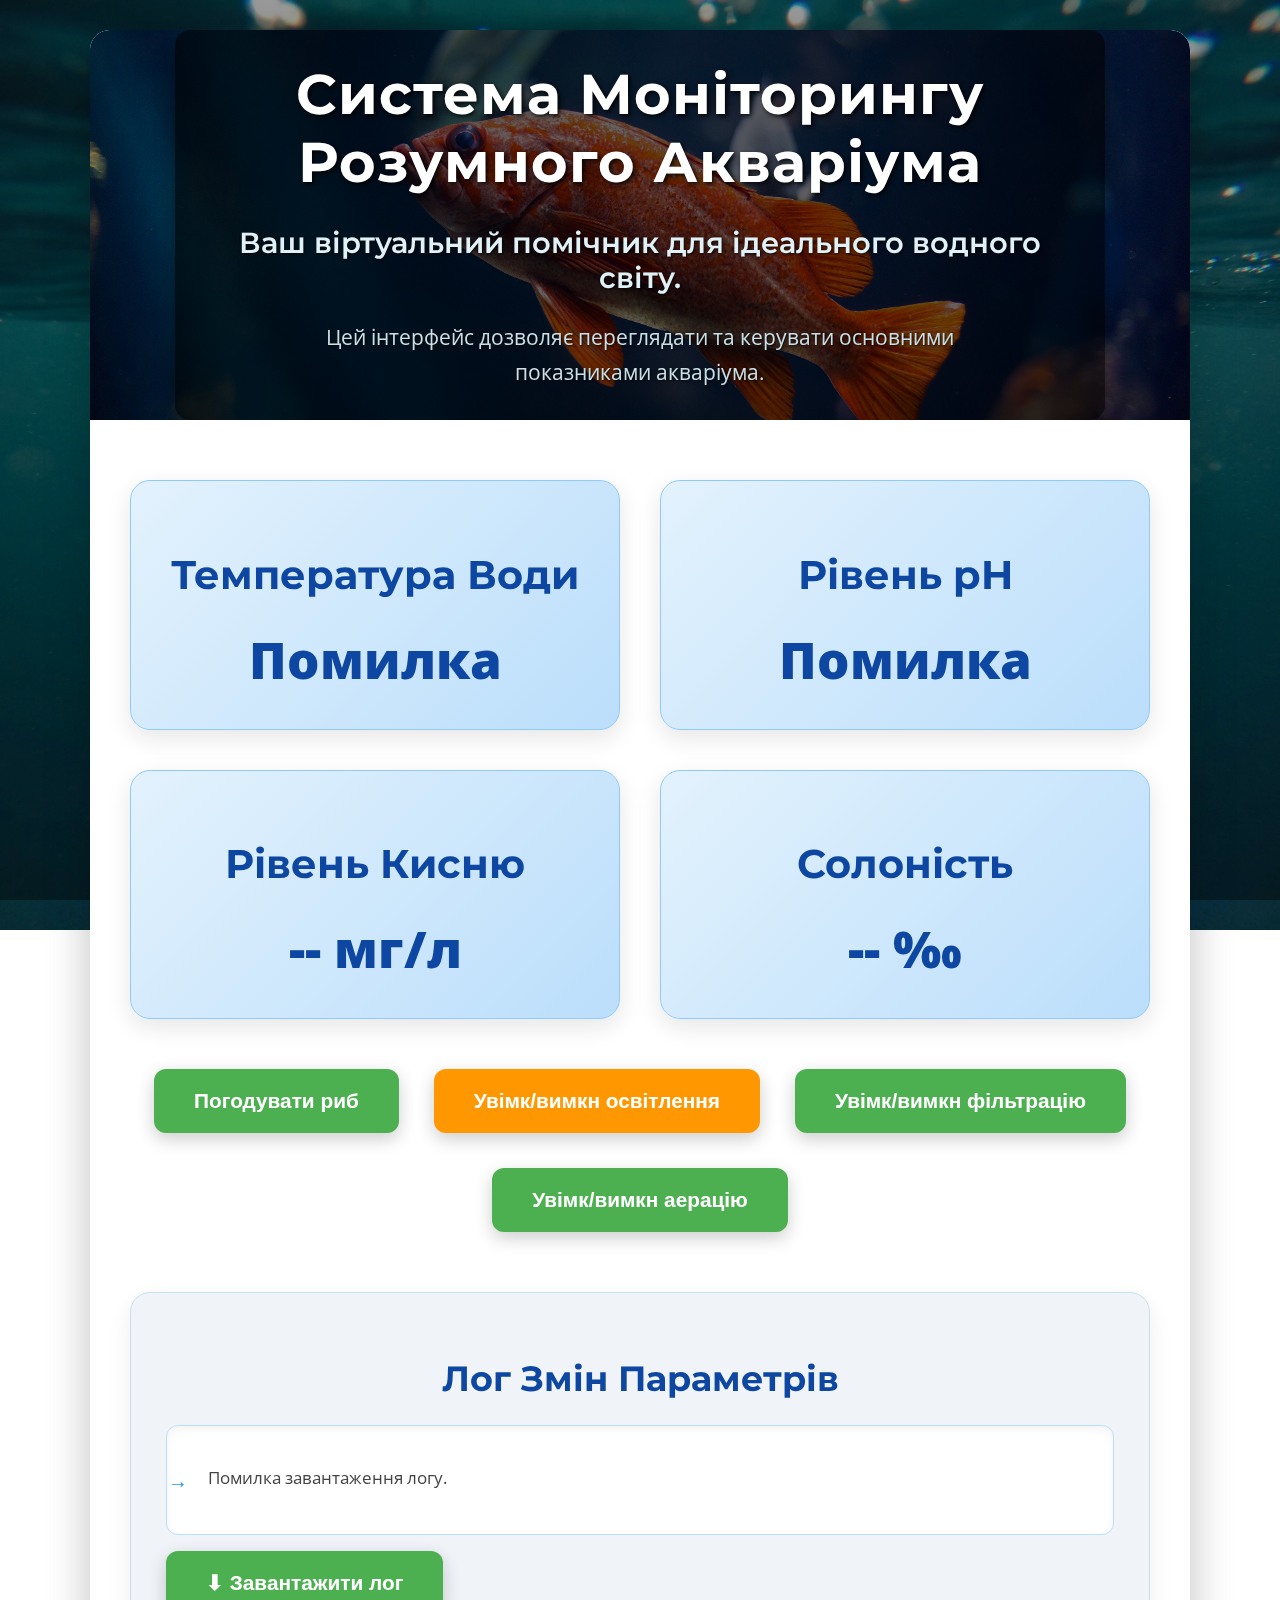
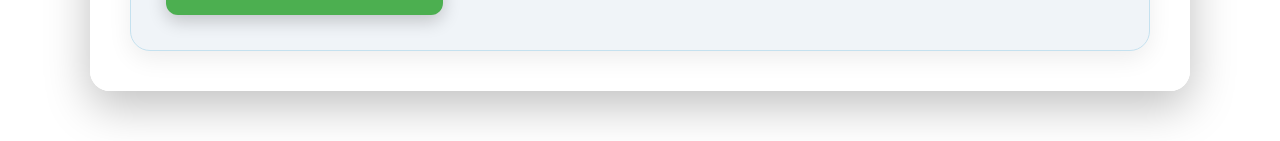
<file: index.html>
<!DOCTYPE html>
<html lang="uk">
<head>
    <meta charset="UTF-8">
    <meta name="viewport" content="width=device-width, initial-scale=1.0">
    <title>Розумний Акваріум - Головна</title>
    <link rel="icon" href="favicon.ico" type="image/x-icon"> <!-- Favicon -->
    <link rel="stylesheet" href="style.css">
    <link rel="preconnect" href="https://fonts.googleapis.com">
    <link rel="preconnect" href="https://fonts.gstatic.com" crossorigin>
    <link href="https://fonts.googleapis.com/css2?family=Montserrat:wght@400;700&family=Open+Sans:wght@400;600&display=swap" rel="stylesheet">
</head>
<body>
    <div class="container">
        <header class="main-header">
            <img src="aquarium-banner.jpg" alt="Красивий акваріум" class="header-image">
            <div class="header-content">
                <h1>Система Моніторингу Розумного Акваріума</h1>
                <p class="tagline">Ваш віртуальний помічник для ідеального водного світу.</p>
                <p class="description">Цей інтерфейс дозволяє переглядати та керувати основними показниками акваріума.</p>
            </div>
        </header>

        <main>
            <div class="dashboard">
                <div class="card">
                    <h2>Температура Води</h2>
                    <p id="temperature">-- °C</p>
                </div>
                <div class="card">
                    <h2>Рівень pH</h2>
                    <p id="ph">--</p>
                </div>
                <div class="card">
                    <h2>Рівень Кисню</h2>
                    <p id="oxygen">-- мг/л</p>
                </div>
                <div class="card">
                    <h2>Солоність</h2>
                    <p id="salinity">-- ‰</p>
                </div>
            </div>

            <div class="controls">
                <button id="feedButton">Погодувати риб</button>
                <button id="lightButton">Увімк/вимкн освітлення</button>
                <button id="filterButton">Увімк/вимкн фільтрацію</button>
                <button id="aerationButton">Увімк/вимкн аерацію</button>
            </div>

            <div class="log-section">
                <h2>Лог Змін Параметрів</h2>
                <ul id="logList">
                    <li>Лог завантажується...</li>
                </ul>
                <button id="downloadLogButton">⬇ Завантажити лог</button>
            </div>
        </main>
    </div>

    <script src="script.js">
document.addEventListener("DOMContentLoaded", () => {
    const logList = document.getElementById("logList");
    const temperature = document.getElementById("temperature");
    const ph = document.getElementById("ph");
    const oxygen = document.getElementById("oxygen");
    const salinity = document.getElementById("salinity");

    const feedButton = document.getElementById("feedButton");
    const lightButton = document.getElementById("lightButton");
    const filterButton = document.getElementById("filterButton");
    const aerationButton = document.getElementById("aerationButton");
    const downloadLogButton = document.getElementById("downloadLogButton");

    let logData = [];

    function addLogEntry(message) {
        const time = new Date().toLocaleTimeString();
        const logMessage = `[${time}] ${message}`;
        const li = document.createElement("li");
        li.textContent = logMessage;
        logList.prepend(li);
        logData.push(logMessage);
    }

    function simulateSensorData() {
        temperature.textContent = (20 + Math.random() * 6).toFixed(1) + " °C";
        ph.textContent = (6 + Math.random() * 2).toFixed(2);
        oxygen.textContent = (4 + Math.random() * 3).toFixed(2) + " мг/л";
        salinity.textContent = (30 + Math.random() * 5).toFixed(1) + " ‰";
    }

    setInterval(simulateSensorData, 5000);
    simulateSensorData();
    logList.innerHTML = "";

    feedButton.addEventListener("click", () => addLogEntry("Риб погодувано"));
    lightButton.addEventListener("click", () => addLogEntry("Освітлення перемкнено"));
    filterButton.addEventListener("click", () => addLogEntry("Фільтрація перемкнена"));
    aerationButton.addEventListener("click", () => addLogEntry("Аерація перемкнена"));

    downloadLogButton.addEventListener("click", () => {
        const blob = new Blob([logData.join('\n')], { type: "text/plain" });
        const url = URL.createObjectURL(blob);
        const a = document.createElement("a");
        a.href = url;
        a.download = "log_aquarium.txt";
        a.click();
        URL.revokeObjectURL(url);
    });
});



</script>
</body>
</html>
</file>
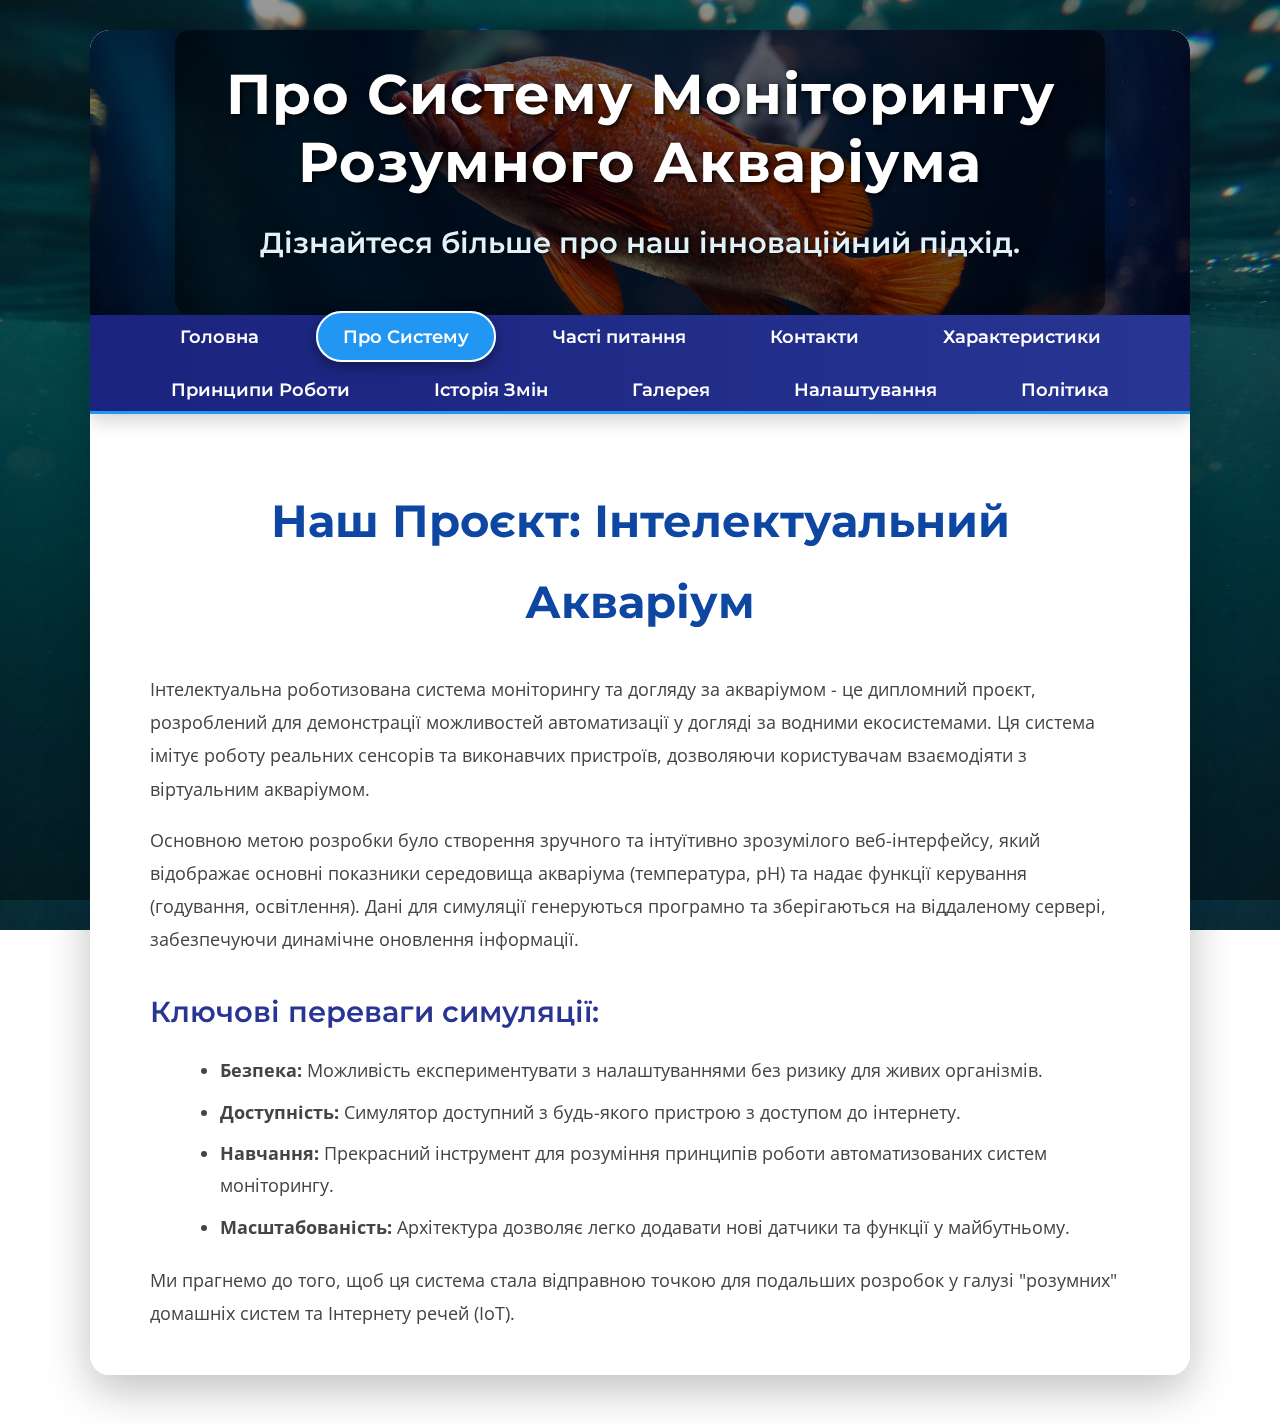
<file: about.html>
<!DOCTYPE html>
<html lang="uk">
<head>
    <meta charset="UTF-8">
    <meta name="viewport" content="width=device-width, initial-scale=1.0">
    <title>Розумний Акваріум - Про Систему</title>
    <link rel="stylesheet" href="style.css">
    <link rel="preconnect" href="https://fonts.googleapis.com">
    <link rel="preconnect" href="https://fonts.gstatic.com" crossorigin>
    <link href="https://fonts.googleapis.com/css2?family=Montserrat:wght@400;700&family=Open+Sans:wght@400;600&display=swap" rel="stylesheet">
</head>
<body>
    <div class="container">
        <header class="main-header">
            <img src="aquarium-banner.jpg" alt="Красивий акваріум" class="header-image">
            <div class="header-content">
                <h1>Про Систему Моніторингу Розумного Акваріума</h1>
                <p class="tagline">Дізнайтеся більше про наш інноваційний підхід.</p>
            </div>
        </header>

        <nav class="main-nav">
            <ul>
                <li><a href="index.html">Головна</a></li>
                <li><a href="about.html" class="active">Про Систему</a></li>
                <li><a href="faq.html">Часті питання</a></li>
                <li><a href="contacts.html">Контакти</a></li>
                <li><a href="specs.html">Характеристики</a></li>
                <li><a href="how-it-works.html">Принципи Роботи</a></li>
                <li><a href="history.html">Історія Змін</a></li>
                <li><a href="gallery.html">Галерея</a></li>
                <li><a href="settings.html">Налаштування</a></li>
                <li><a href="privacy.html">Політика</a></li>
            </ul>
        </nav>

        <main class="content-page">
            <h2>Наш Проєкт: Інтелектуальний Акваріум</h2>
            <p>
                Інтелектуальна роботизована система моніторингу та догляду за акваріумом - це дипломний проєкт, розроблений для демонстрації можливостей автоматизації у догляді за водними екосистемами. Ця система імітує роботу реальних сенсорів та виконавчих пристроїв, дозволяючи користувачам взаємодіяти з віртуальним акваріумом.
            </p>
            <p>
                Основною метою розробки було створення зручного та інтуїтивно зрозумілого веб-інтерфейсу, який відображає основні показники середовища акваріума (температура, pH) та надає функції керування (годування, освітлення). Дані для симуляції генеруються програмно та зберігаються на віддаленому сервері, забезпечуючи динамічне оновлення інформації.
            </p>
            <h3>Ключові переваги симуляції:</h3>
            <ul>
                <li><strong>Безпека:</strong> Можливість експериментувати з налаштуваннями без ризику для живих організмів.</li>
                <li><strong>Доступність:</strong> Симулятор доступний з будь-якого пристрою з доступом до інтернету.</li>
                <li><strong>Навчання:</strong> Прекрасний інструмент для розуміння принципів роботи автоматизованих систем моніторингу.</li>
                <li><strong>Масштабованість:</strong> Архітектура дозволяє легко додавати нові датчики та функції у майбутньому.</li>
            </ul>
            <p>
                Ми прагнемо до того, щоб ця система стала відправною точкою для подальших розробок у галузі "розумних" домашніх систем та Інтернету речей (IoT).
            </p>
        </main>
    </div>
</body>
</html>
</file>
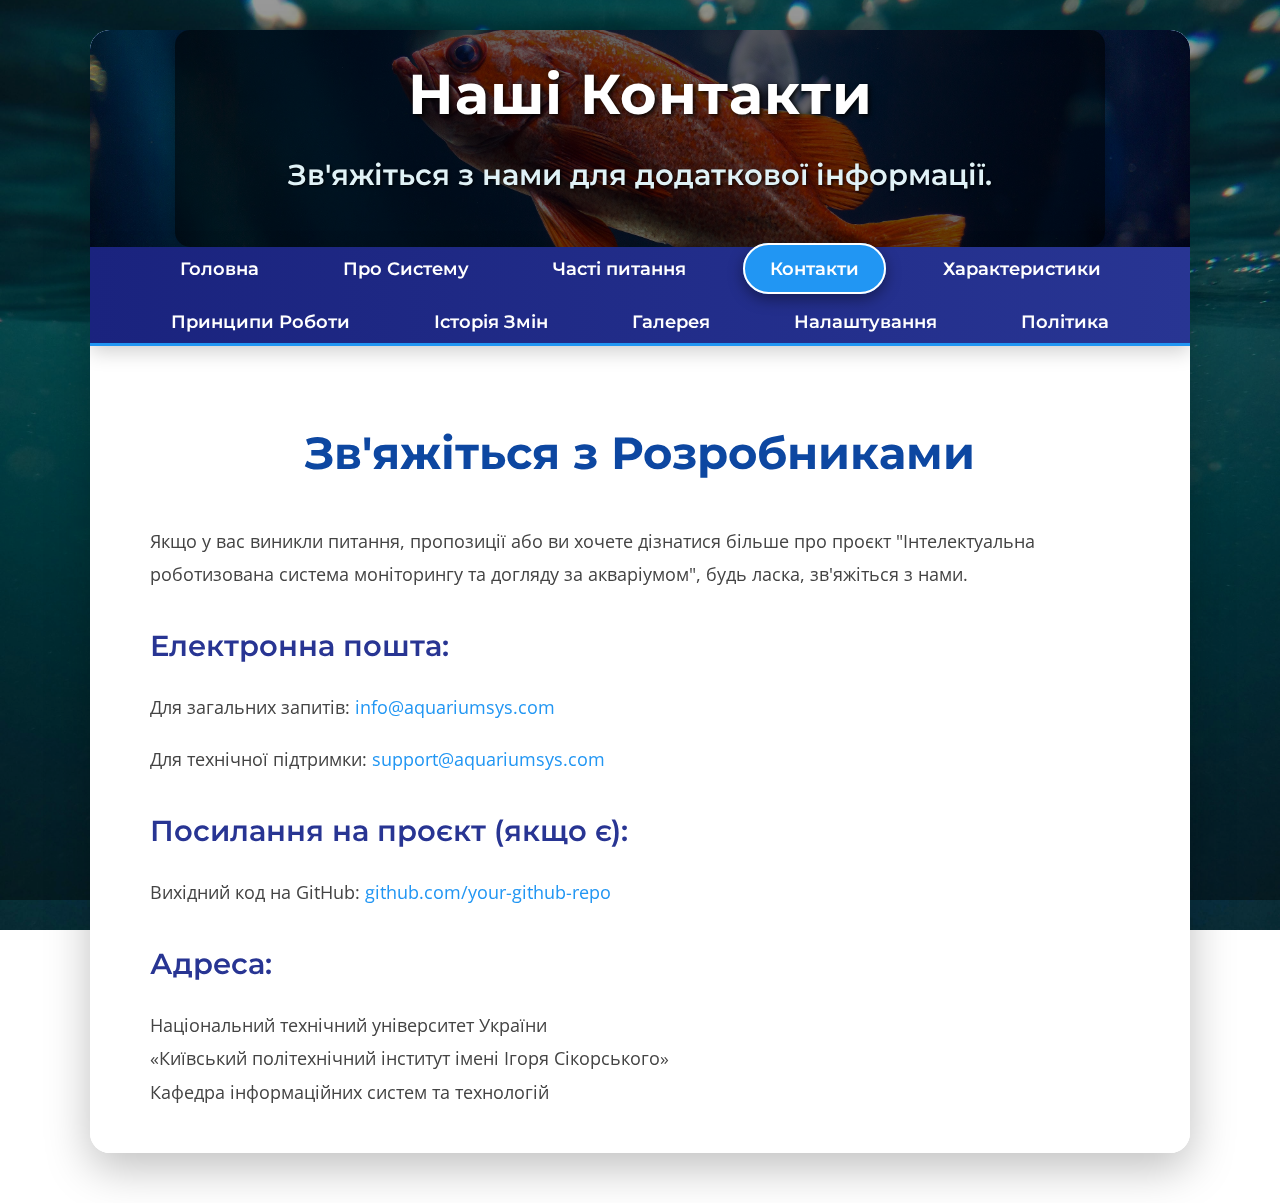
<file: contacts.html>
<!DOCTYPE html>
<html lang="uk">
<head>
    <meta charset="UTF-8">
    <meta name="viewport" content="width=device-width, initial-scale=1.0">
    <title>Розумний Акваріум - Контакти</title>
    <link rel="stylesheet" href="style.css">
    <link rel="preconnect" href="https://fonts.googleapis.com">
    <link rel="preconnect" href="https://fonts.gstatic.com" crossorigin>
    <link href="https://fonts.googleapis.com/css2?family=Montserrat:wght@400;700&family=Open+Sans:wght@400;600&display=swap" rel="stylesheet">
</head>
<body>
    <div class="container">
        <header class="main-header">
            <img src="aquarium-banner.jpg" alt="Красивий акваріум" class="header-image">
            <div class="header-content">
                <h1>Наші Контакти</h1>
                <p class="tagline">Зв'яжіться з нами для додаткової інформації.</p>
            </div>
        </header>

        <nav class="main-nav">
            <ul>
                <li><a href="index.html">Головна</a></li>
                <li><a href="about.html">Про Систему</a></li>
                <li><a href="faq.html">Часті питання</a></li>
                <li><a href="contacts.html" class="active">Контакти</a></li>
                <li><a href="specs.html">Характеристики</a></li>
                <li><a href="how-it-works.html">Принципи Роботи</a></li>
                <li><a href="history.html">Історія Змін</a></li>
                <li><a href="gallery.html">Галерея</a></li>
                <li><a href="settings.html">Налаштування</a></li>
                <li><a href="privacy.html">Політика</a></li>
            </ul>
        </nav>

        <main class="content-page">
            <h2>Зв'яжіться з Розробниками</h2>
            <p>
                Якщо у вас виникли питання, пропозиції або ви хочете дізнатися більше про проєкт "Інтелектуальна роботизована система моніторингу та догляду за акваріумом", будь ласка, зв'яжіться з нами.
            </p>
            <h3>Електронна пошта:</h3>
            <p>
                Для загальних запитів: <a href="mailto:info@aquariumsys.com" style="color: #2196f3; text-decoration: none;">info@aquariumsys.com</a>
            </p>
            <p>
                Для технічної підтримки: <a href="mailto:support@aquariumsys.com" style="color: #2196f3; text-decoration: none;">support@aquariumsys.com</a>
            </p>
            <h3>Посилання на проєкт (якщо є):</h3>
            <p>
                Вихідний код на GitHub: <a href="https://github.com/your-github-repo" target="_blank" style="color: #2196f3; text-decoration: none;">github.com/your-github-repo</a>
            </p>
            <h3>Адреса:</h3>
            <p>
                Національний технічний університет України<br>
                «Київський політехнічний інститут імені Ігоря Сікорського»<br>
                Кафедра інформаційних систем та технологій
            </p>
        </main>
    </div>
</body>
</html>
</file>
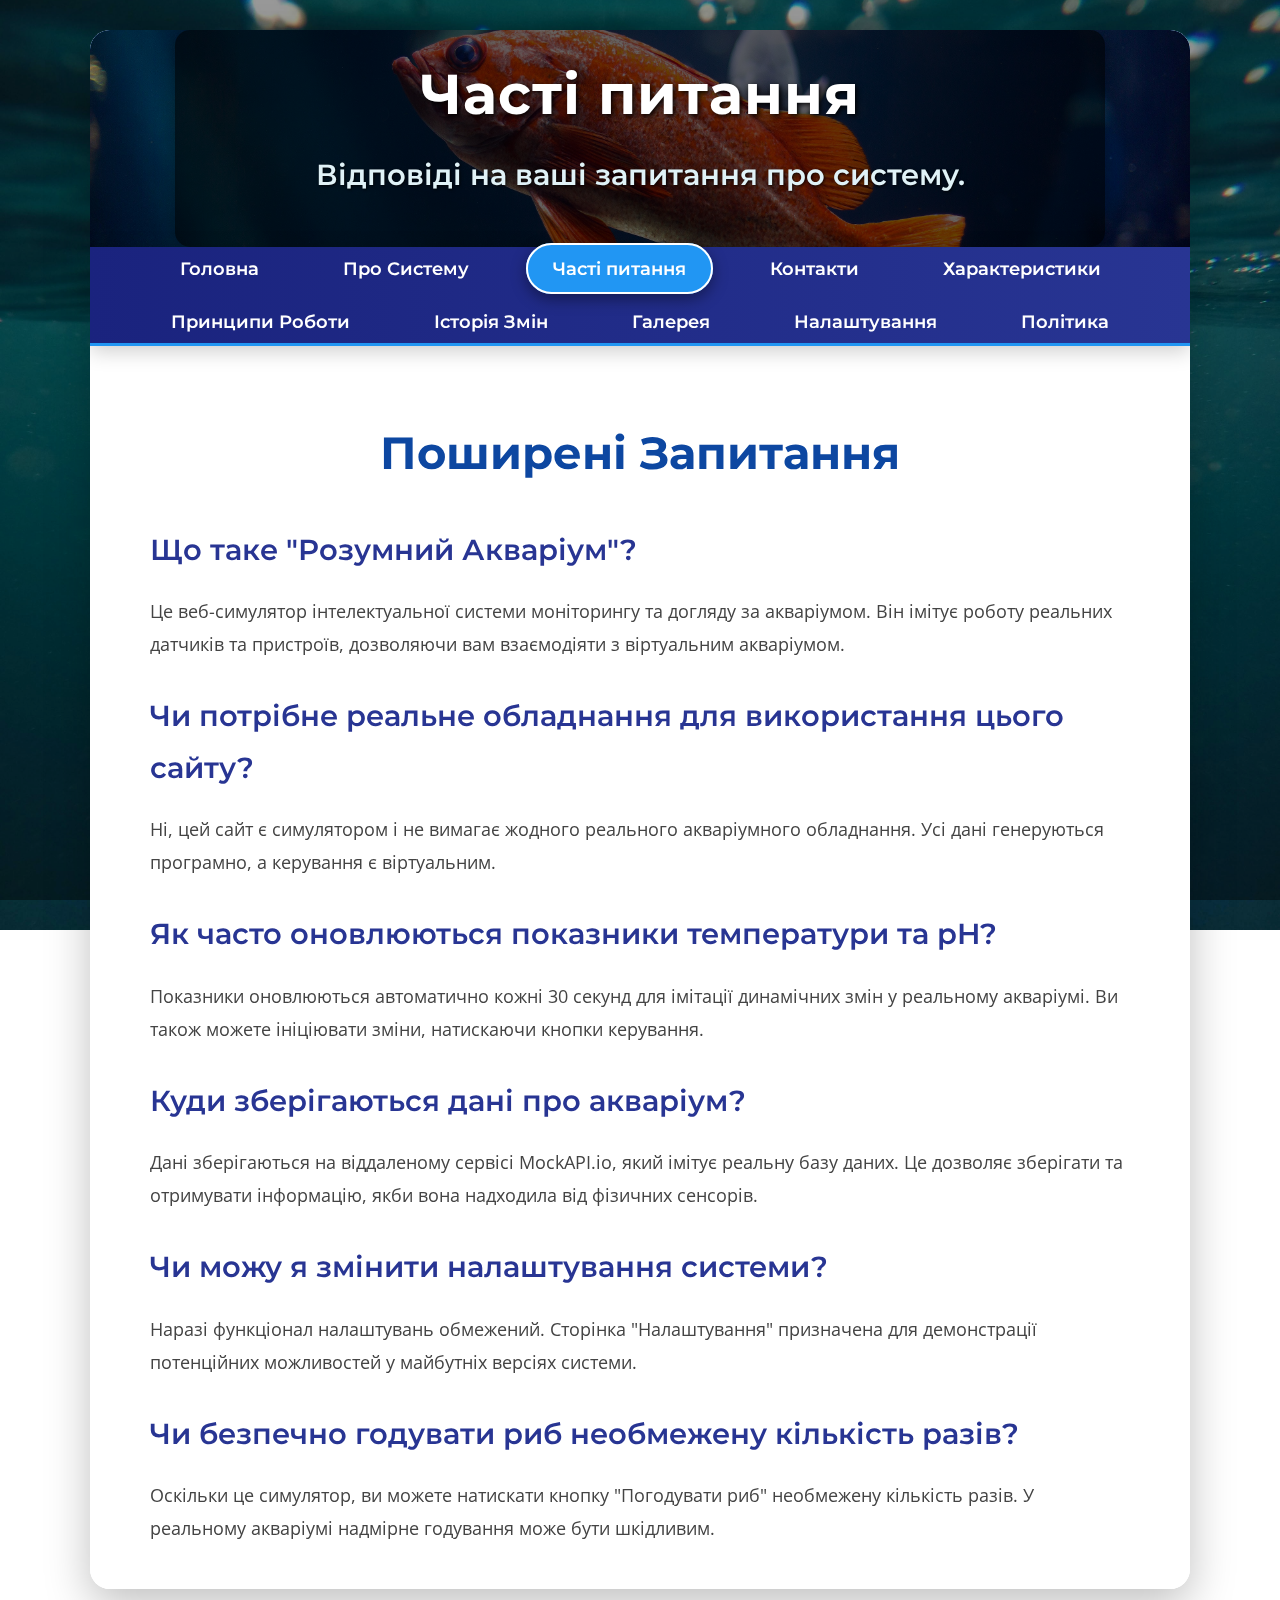
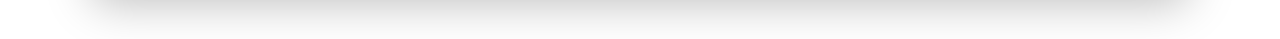
<file: faq.html>
<!DOCTYPE html>
<html lang="uk">
<head>
    <meta charset="UTF-8">
    <meta name="viewport" content="width=device-width, initial-scale=1.0">
    <title>Розумний Акваріум - Часті питання</title>
    <link rel="stylesheet" href="style.css">
    <link rel="preconnect" href="https://fonts.googleapis.com">
    <link rel="preconnect" href="https://fonts.gstatic.com" crossorigin>
    <link href="https://fonts.googleapis.com/css2?family=Montserrat:wght@400;700&family=Open+Sans:wght@400;600&display=swap" rel="stylesheet">
</head>
<body>
    <div class="container">
        <header class="main-header">
            <img src="aquarium-banner.jpg" alt="Красивий акваріум" class="header-image">
            <div class="header-content">
                <h1>Часті питання</h1>
                <p class="tagline">Відповіді на ваші запитання про систему.</p>
            </div>
        </header>

        <nav class="main-nav">
            <ul>
                <li><a href="index.html">Головна</a></li>
                <li><a href="about.html">Про Систему</a></li>
                <li><a href="faq.html" class="active">Часті питання</a></li>
                <li><a href="contacts.html">Контакти</a></li>
                <li><a href="specs.html">Характеристики</a></li>
                <li><a href="how-it-works.html">Принципи Роботи</a></li>
                <li><a href="history.html">Історія Змін</a></li>
                <li><a href="gallery.html">Галерея</a></li>
                <li><a href="settings.html">Налаштування</a></li>
                <li><a href="privacy.html">Політика</a></li>
            </ul>
        </nav>

        <main class="content-page">
            <h2>Поширені Запитання</h2>

            <h3>Що таке "Розумний Акваріум"?</h3>
            <p>
                Це веб-симулятор інтелектуальної системи моніторингу та догляду за акваріумом. Він імітує роботу реальних датчиків та пристроїв, дозволяючи вам взаємодіяти з віртуальним акваріумом.
            </p>

            <h3>Чи потрібне реальне обладнання для використання цього сайту?</h3>
            <p>
                Ні, цей сайт є симулятором і не вимагає жодного реального акваріумного обладнання. Усі дані генеруються програмно, а керування є віртуальним.
            </p>

            <h3>Як часто оновлюються показники температури та pH?</h3>
            <p>
                Показники оновлюються автоматично кожні 30 секунд для імітації динамічних змін у реальному акваріумі. Ви також можете ініціювати зміни, натискаючи кнопки керування.
            </p>

            <h3>Куди зберігаються дані про акваріум?</h3>
            <p>
                Дані зберігаються на віддаленому сервісі MockAPI.io, який імітує реальну базу даних. Це дозволяє зберігати та отримувати інформацію, якби вона надходила від фізичних сенсорів.
            </p>

            <h3>Чи можу я змінити налаштування системи?</h3>
            <p>
                Наразі функціонал налаштувань обмежений. Сторінка "Налаштування" призначена для демонстрації потенційних можливостей у майбутніх версіях системи.
            </p>

            <h3>Чи безпечно годувати риб необмежену кількість разів?</h3>
            <p>
                Оскільки це симулятор, ви можете натискати кнопку "Погодувати риб" необмежену кількість разів. У реальному акваріумі надмірне годування може бути шкідливим.
            </p>
        </main>
    </div>
</body>
</html>
</file>
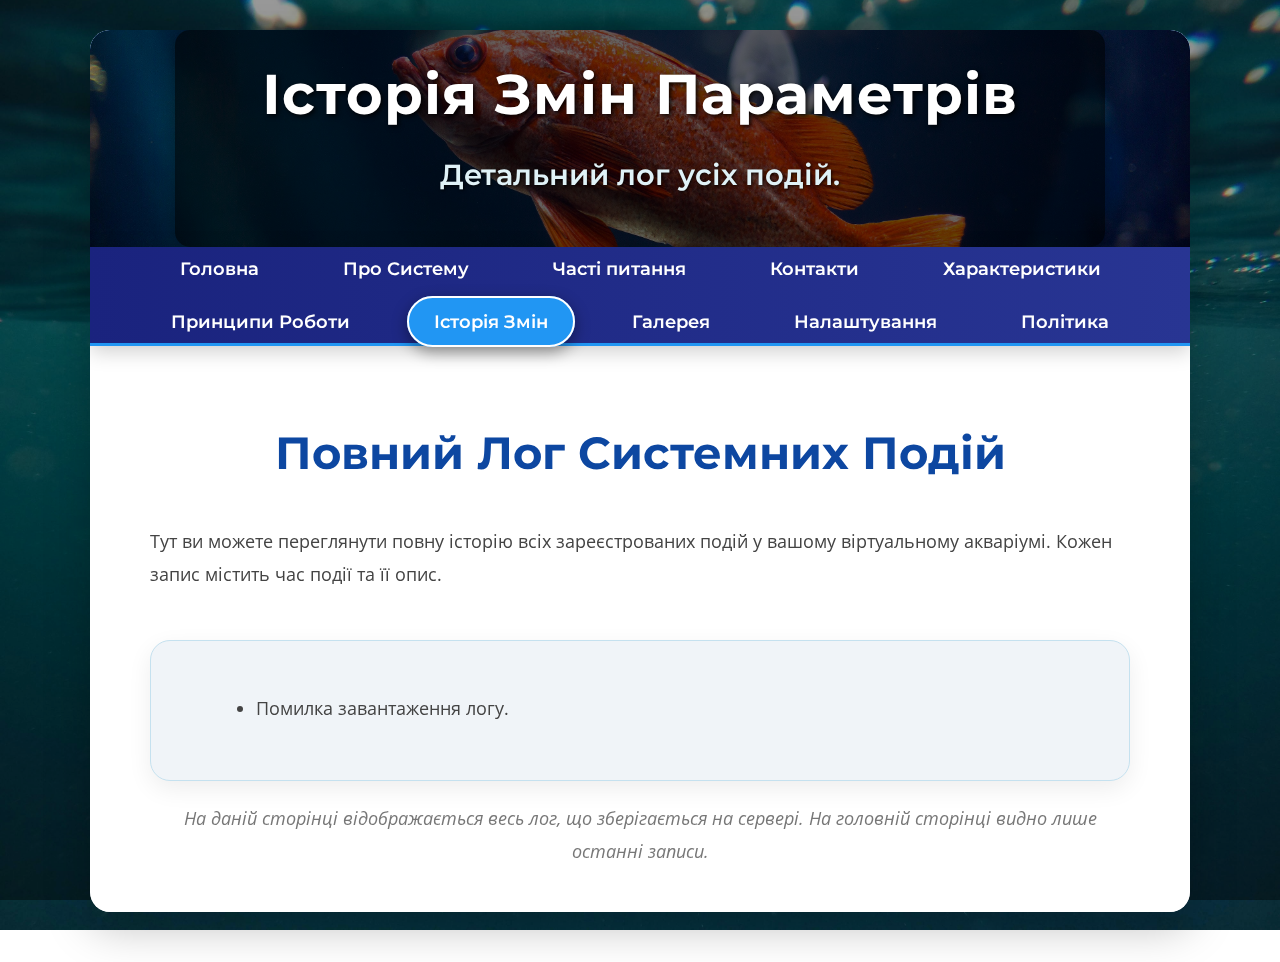
<file: history.html>
<!DOCTYPE html>
<html lang="uk">
<head>
    <meta charset="UTF-8">
    <meta name="viewport" content="width=device-width, initial-scale=1.0">
    <title>Розумний Акваріум - Історія Змін</title>
    <link rel="stylesheet" href="style.css">
    <link rel="preconnect" href="https://fonts.googleapis.com">
    <link rel="preconnect" href="https://fonts.gstatic.com" crossorigin>
    <link href="https://fonts.googleapis.com/css2?family=Montserrat:wght@400;700&family=Open+Sans:wght@400;600&display=swap" rel="stylesheet">
</head>
<body>
    <div class="container">
        <header class="main-header">
            <img src="aquarium-banner.jpg" alt="Красивий акваріум" class="header-image">
            <div class="header-content">
                <h1>Історія Змін Параметрів</h1>
                <p class="tagline">Детальний лог усіх подій.</p>
            </div>
        </header>

        <nav class="main-nav">
            <ul>
                <li><a href="index.html">Головна</a></li>
                <li><a href="about.html">Про Систему</a></li>
                <li><a href="faq.html">Часті питання</a></li>
                <li><a href="contacts.html">Контакти</a></li>
                <li><a href="specs.html">Характеристики</a></li>
                <li><a href="how-it-works.html">Принципи Роботи</a></li>
                <li><a href="history.html" class="active">Історія Змін</a></li>
                <li><a href="gallery.html">Галерея</a></li>
                <li><a href="settings.html">Налаштування</a></li>
                <li><a href="privacy.html">Політика</a></li>
            </ul>
        </nav>

        <main class="content-page">
            <h2>Повний Лог Системних Подій</h2>
            <p>
                Тут ви можете переглянути повну історію всіх зареєстрованих подій у вашому віртуальному акваріумі. Кожен запис містить час події та її опис.
            </p>
            <div class="log-section">
                <ul id="fullLogList">
                    <li>Завантаження повної історії...</li>
                    </ul>
            </div>
            <p style="text-align: center; margin-top: 20px; font-style: italic; color: #777;">
                На даній сторінці відображається весь лог, що зберігається на сервері. На головній сторінці видно лише останні записи.
            </p>
        </main>
    </div>

    <script>
        const MOCKAPI_URL_HISTORY = 'https://684938b045f4c0f5ee707ebf.mockapi.io/aquarium_data';
        const fullLogList = document.getElementById('fullLogList');

        async function fetchFullLog() {
            try {
                const response = await fetch(MOCKAPI_URL_HISTORY);
                if (!response.ok) {
                    throw new Error(`HTTP error! status: ${response.status}`);
                }
                const data = await response.json();
                const aquariumData = data[0];

                fullLogList.innerHTML = '';

                if (aquariumData && aquariumData.log && aquariumData.log.length > 0) {
                    aquariumData.log.reverse().forEach(entry => {
                        const li = document.createElement('li');
                        li.textContent = entry;
                        fullLogList.appendChild(li);
                    });
                } else {
                    fullLogList.innerHTML = '<li>Лог поки що порожній.</li>';
                }
            } catch (error) {
                console.error("Помилка завантаження повного логу:", error);
                fullLogList.innerHTML = '<li>Помилка завантаження логу.</li>';
            }
        }

        document.addEventListener('DOMContentLoaded', fetchFullLog);
    </script>
</body>
</html>
</file>
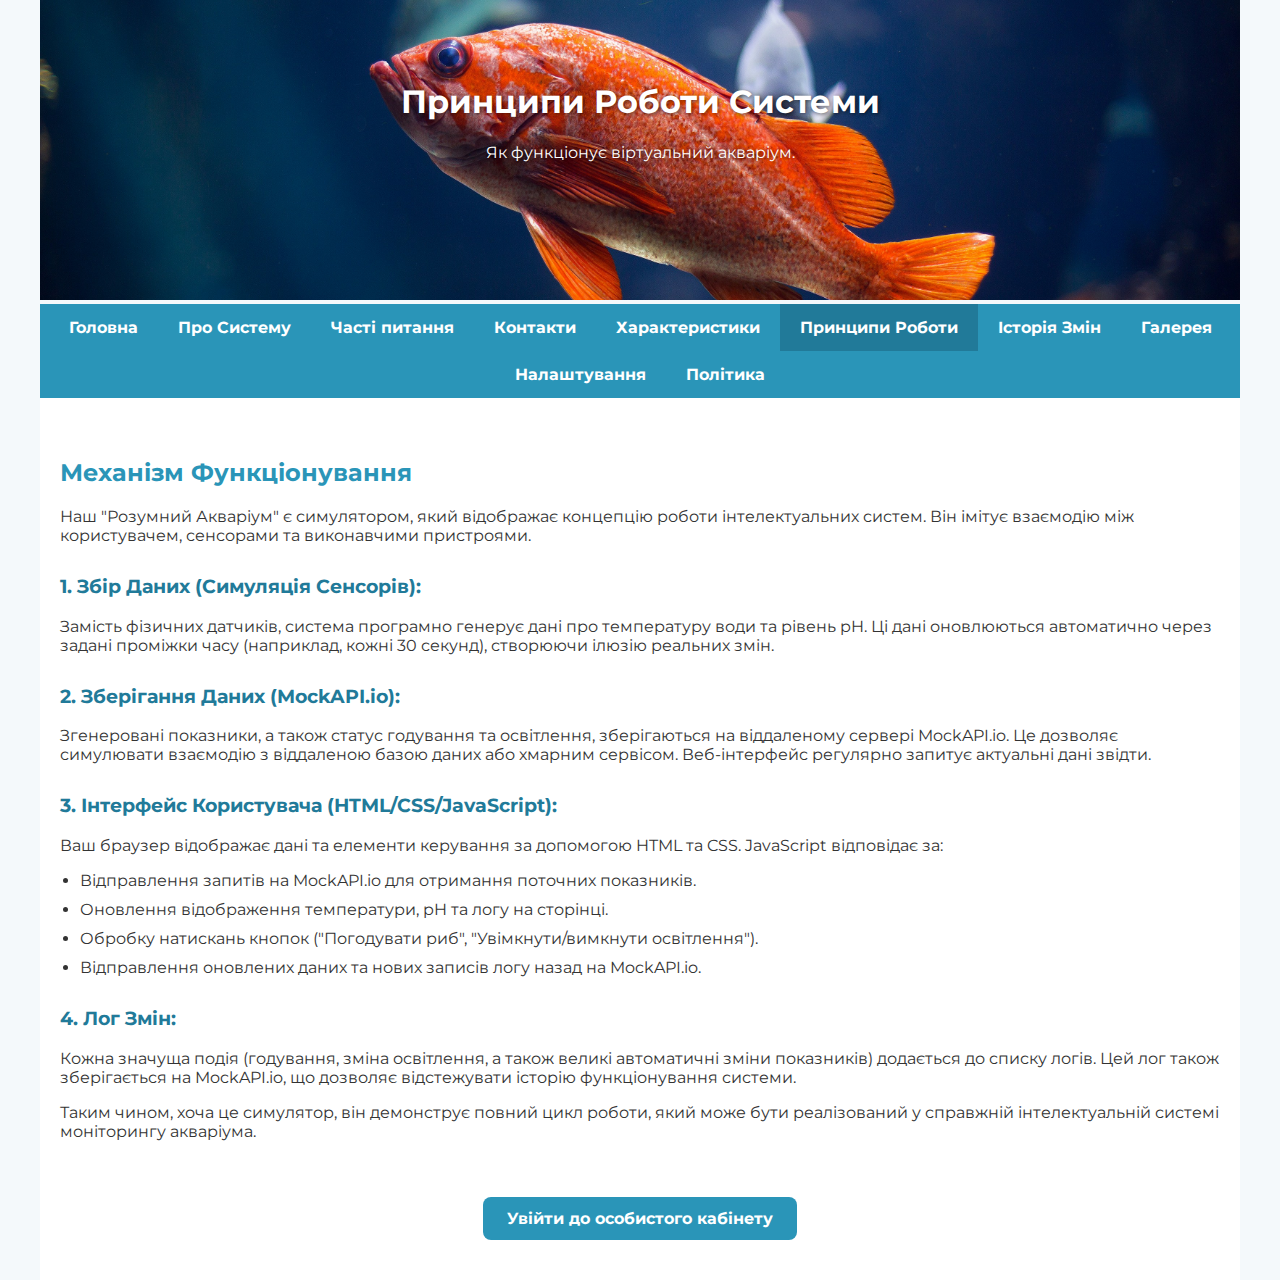
<file: how-it-works.html>
<!DOCTYPE html>
<html lang="uk">
<head>
    <meta charset="UTF-8">
    <meta name="viewport" content="width=device-width, initial-scale=1.0">
    <title>Розумний Акваріум - Принципи Роботи</title>
    <link rel="preconnect" href="https://fonts.googleapis.com">
    <link rel="preconnect" href="https://fonts.gstatic.com" crossorigin>
    <link href="https://fonts.googleapis.com/css2?family=Montserrat:wght@400;700&family=Open+Sans:wght@400;600&display=swap" rel="stylesheet">
    <style>
        body {
            font-family: 'Montserrat', sans-serif;
            margin: 0;
            background-color: #f4f9fb;
            color: #333;
        }

        .container {
            max-width: 1200px;
            margin: 0 auto;
        }

        .main-header {
            position: relative;
            text-align: center;
        }

        .header-image {
            width: 100%;
            max-height: 300px;
            object-fit: cover;
        }

        .header-content {
            position: absolute;
            top: 20%;
            left: 50%;
            transform: translateX(-50%);
            color: white;
            text-shadow: 1px 1px 4px rgba(0,0,0,0.6);
        }

        .main-nav {
            background-color: #2a95b8;
        }

        .main-nav ul {
            list-style: none;
            display: flex;
            flex-wrap: wrap;
            justify-content: center;
            margin: 0;
            padding: 0;
        }

        .main-nav li {
            margin: 0;
        }

        .main-nav a {
            display: block;
            padding: 14px 20px;
            color: white;
            text-decoration: none;
            font-weight: bold;
        }

        .main-nav a:hover,
        .main-nav a.active {
            background-color: #217a99;
        }

        .content-page {
            padding: 40px 20px;
            background-color: white;
        }

        .content-page h2 {
            color: #2a95b8;
        }

        .content-page h3 {
            margin-top: 30px;
            color: #217a99;
        }

        .content-page ul {
            padding-left: 20px;
        }

        .content-page ul li {
            margin-bottom: 10px;
        }

        .login-button {
            display: inline-block;
            margin-top: 40px;
            padding: 12px 24px;
            background-color: #2a95b8;
            color: #fff;
            text-decoration: none;
            font-weight: bold;
            border-radius: 8px;
            transition: background-color 0.3s ease;
        }

        .login-button:hover {
            background-color: #217a99;
        }

        @media (max-width: 768px) {
            .header-content {
                top: 10%;
            }

            .main-nav ul {
                flex-direction: column;
            }
        }
    </style>
</head>
<body>
    <div class="container">
        <header class="main-header">
            <img src="aquarium-banner.jpg" alt="Красивий акваріум" class="header-image">
            <div class="header-content">
                <h1>Принципи Роботи Системи</h1>
                <p class="tagline">Як функціонує віртуальний акваріум.</p>
            </div>
        </header>

        <nav class="main-nav">
            <ul>
                <li><a href="index.html">Головна</a></li>
                <li><a href="about.html">Про Систему</a></li>
                <li><a href="faq.html">Часті питання</a></li>
                <li><a href="contacts.html">Контакти</a></li>
                <li><a href="specs.html">Характеристики</a></li>
                <li><a href="how-it-works.html" class="active">Принципи Роботи</a></li>
                <li><a href="history.html">Історія Змін</a></li>
                <li><a href="gallery.html">Галерея</a></li>
                <li><a href="settings.html">Налаштування</a></li>
                <li><a href="privacy.html">Політика</a></li>
            </ul>
        </nav>

        <main class="content-page">
            <h2>Механізм Функціонування</h2>
            <p>
                Наш "Розумний Акваріум" є симулятором, який відображає концепцію роботи інтелектуальних систем. Він імітує взаємодію між користувачем, сенсорами та виконавчими пристроями.
            </p>

            <h3>1. Збір Даних (Симуляція Сенсорів):</h3>
            <p>
                Замість фізичних датчиків, система програмно генерує дані про температуру води та рівень pH. Ці дані оновлюються автоматично через задані проміжки часу (наприклад, кожні 30 секунд), створюючи ілюзію реальних змін.
            </p>

            <h3>2. Зберігання Даних (MockAPI.io):</h3>
            <p>
                Згенеровані показники, а також статус годування та освітлення, зберігаються на віддаленому сервері MockAPI.io. Це дозволяє симулювати взаємодію з віддаленою базою даних або хмарним сервісом. Веб-інтерфейс регулярно запитує актуальні дані звідти.
            </p>

            <h3>3. Інтерфейс Користувача (HTML/CSS/JavaScript):</h3>
            <p>
                Ваш браузер відображає дані та елементи керування за допомогою HTML та CSS. JavaScript відповідає за:
            </p>
            <ul>
                <li>Відправлення запитів на MockAPI.io для отримання поточних показників.</li>
                <li>Оновлення відображення температури, pH та логу на сторінці.</li>
                <li>Обробку натискань кнопок ("Погодувати риб", "Увімкнути/вимкнути освітлення").</li>
                <li>Відправлення оновлених даних та нових записів логу назад на MockAPI.io.</li>
            </ul>

            <h3>4. Лог Змін:</h3>
            <p>
                Кожна значуща подія (годування, зміна освітлення, а також великі автоматичні зміни показників) додається до списку логів. Цей лог також зберігається на MockAPI.io, що дозволяє відстежувати історію функціонування системи.
            </p>

            <p>
                Таким чином, хоча це симулятор, він демонструє повний цикл роботи, який може бути реалізований у справжній інтелектуальній системі моніторингу акваріума.
            </p>

            <div style="text-align: center;">
                <a href="auth.html" class="login-button">Увійти до особистого кабінету</a>
            </div>
        </main>
    </div>
</body>
</html>
</file>
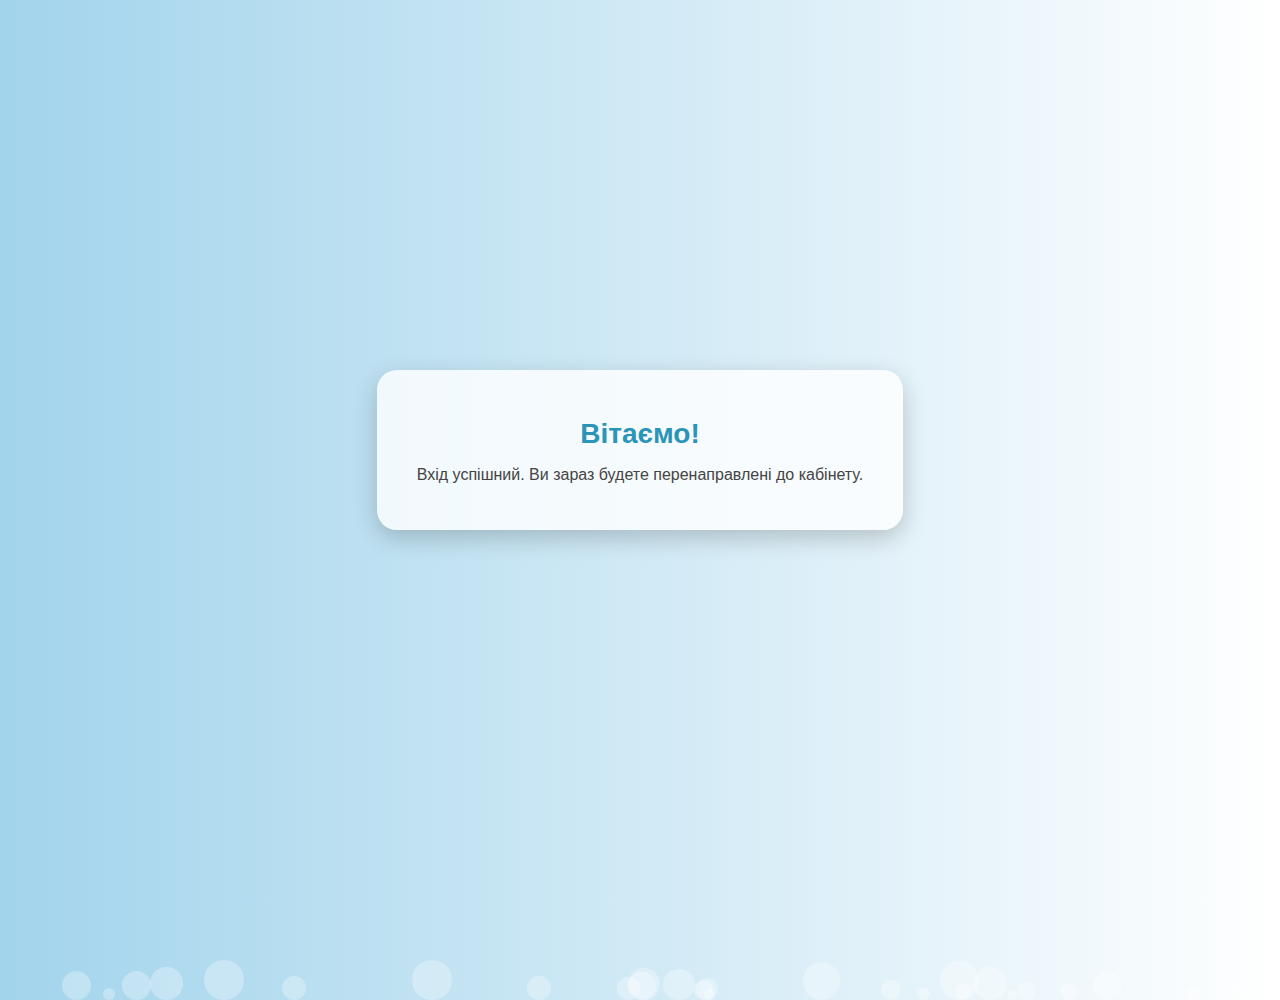
<file: loading.html>
<!DOCTYPE html>
<html lang="uk">
<head>
  <meta charset="UTF-8" />
  <meta name="viewport" content="width=device-width, initial-scale=1.0"/>
  <title>Вхід успішний — Розумний Акваріум</title>
  <link rel="icon" href="https://cdn-icons-png.freepik.com/512/18284/18284610.png" type="image/png">
  <style>
    body {
      margin: 0;
      height: 100vh;
      background: linear-gradient(to right, #a2d4ec, #ffffff);
      display: flex;
      align-items: center;
      justify-content: center;
      position: relative;
      overflow: hidden;
      font-family: 'Montserrat', sans-serif;
    }

    .bubbles {
      position: absolute;
      width: 100%;
      height: 100%;
      z-index: 0;
    }

    .bubble {
      position: absolute;
      bottom: -100px;
      background: rgba(255, 255, 255, 0.3);
      border-radius: 50%;
      animation: rise 10s infinite ease-in;
    }

    @keyframes rise {
      0% { transform: translateY(0); opacity: 0.7; }
      100% { transform: translateY(-120vh); opacity: 0; }
    }

    .message-box {
      position: relative;
      z-index: 1;
      text-align: center;
      padding: 30px 40px;
      background-color: #ffffffcc;
      border-radius: 20px;
      box-shadow: 0 8px 24px rgba(0,0,0,0.2);
    }

    h1 {
      color: #2a95b8;
      margin-bottom: 10px;
      font-size: 28px;
    }

    p {
      color: #444;
      font-size: 16px;
    }
  </style>
</head>
<body>

  <div class="bubbles"></div>

  <div class="message-box">
    <h1>Вітаємо!</h1>
    <p>Вхід успішний. Ви зараз будете перенаправлені до кабінету.</p>
  </div>

  <script>
    // Додаємо 30 бульбашок
    for (let i = 0; i < 30; i++) {
      const bubble = document.createElement('div');
      bubble.className = 'bubble';
      bubble.style.width = bubble.style.height = `${Math.random() * 30 + 10}px`;
      bubble.style.left = `${Math.random() * 100}%`;
      bubble.style.animationDuration = `${Math.random() * 8 + 4}s`;
      document.querySelector('.bubbles').appendChild(bubble);
    }

    // Перенаправлення через 3 секунди
    setTimeout(() => {
      window.location.href = "cabinet.html";
    }, 3000);
  </script>
</body>
</html>
</file>
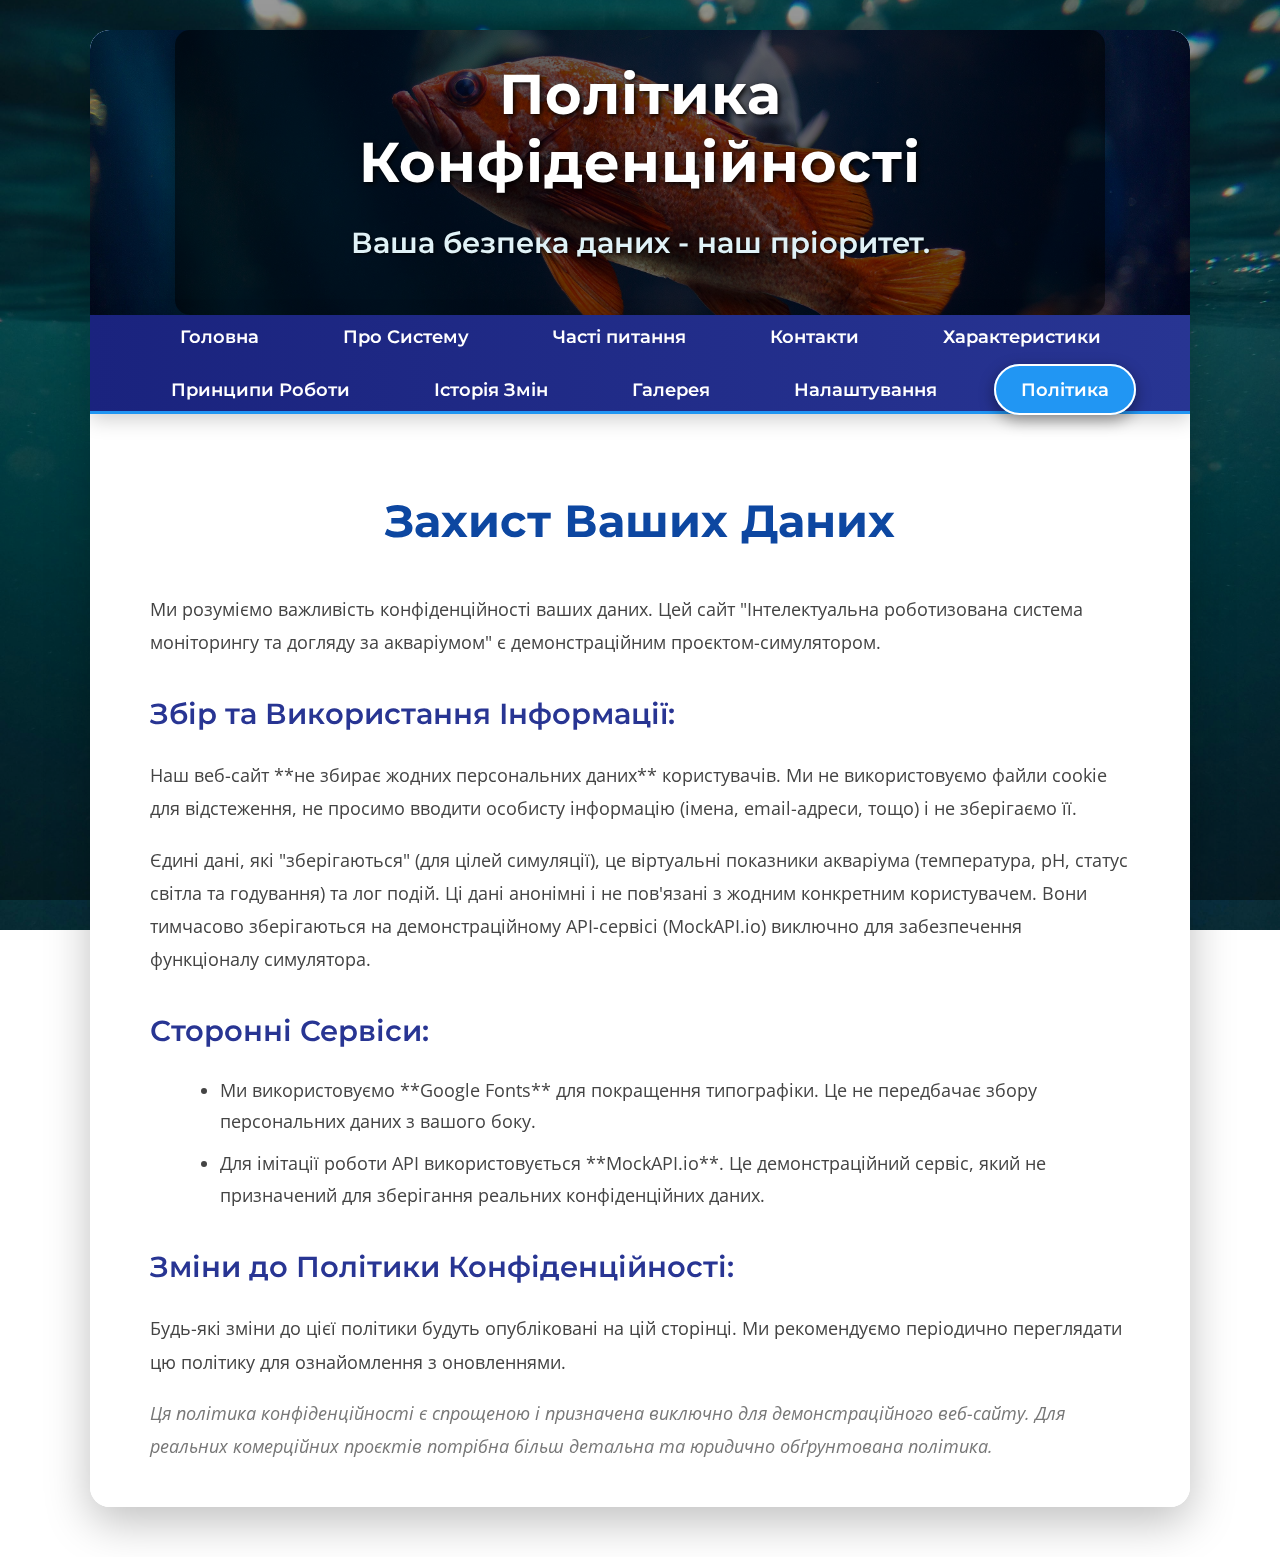
<file: privacy.html>
<!DOCTYPE html>
<html lang="uk">
<head>
    <meta charset="UTF-8">
    <meta name="viewport" content="width=device-width, initial-scale=1.0">
    <title>Розумний Акваріум - Політика конфіденційності</title>
    <link rel="stylesheet" href="style.css">
    <link rel="preconnect" href="https://fonts.googleapis.com">
    <link rel="preconnect" href="https://fonts.gstatic.com" crossorigin>
    <link href="https://fonts.googleapis.com/css2?family=Montserrat:wght@400;700&family=Open+Sans:wght@400;600&display=swap" rel="stylesheet">
</head>
<body>
    <div class="container">
        <header class="main-header">
            <img src="aquarium-banner.jpg" alt="Красивий акваріум" class="header-image">
            <div class="header-content">
                <h1>Політика Конфіденційності</h1>
                <p class="tagline">Ваша безпека даних - наш пріоритет.</p>
            </div>
        </header>

        <nav class="main-nav">
            <ul>
                <li><a href="index.html">Головна</a></li>
                <li><a href="about.html">Про Систему</a></li>
                <li><a href="faq.html">Часті питання</a></li>
                <li><a href="contacts.html">Контакти</a></li>
                <li><a href="specs.html">Характеристики</a></li>
                <li><a href="how-it-works.html">Принципи Роботи</a></li>
                <li><a href="history.html">Історія Змін</a></li>
                <li><a href="gallery.html">Галерея</a></li>
                <li><a href="settings.html">Налаштування</a></li>
                <li><a href="privacy.html" class="active">Політика</a></li>
            </ul>
        </nav>

        <main class="content-page">
            <h2>Захист Ваших Даних</h2>
            <p>
                Ми розуміємо важливість конфіденційності ваших даних. Цей сайт "Інтелектуальна роботизована система моніторингу та догляду за акваріумом" є демонстраційним проєктом-симулятором.
            </p>

            <h3>Збір та Використання Інформації:</h3>
            <p>
                Наш веб-сайт **не збирає жодних персональних даних** користувачів. Ми не використовуємо файли cookie для відстеження, не просимо вводити особисту інформацію (імена, email-адреси, тощо) і не зберігаємо її.
            </p>
            <p>
                Єдині дані, які "зберігаються" (для цілей симуляції), це віртуальні показники акваріума (температура, pH, статус світла та годування) та лог подій. Ці дані анонімні і не пов'язані з жодним конкретним користувачем. Вони тимчасово зберігаються на демонстраційному API-сервісі (MockAPI.io) виключно для забезпечення функціоналу симулятора.
            </p>

            <h3>Сторонні Сервіси:</h3>
            <ul>
                <li>Ми використовуємо **Google Fonts** для покращення типографіки. Це не передбачає збору персональних даних з вашого боку.</li>
                <li>Для імітації роботи API використовується **MockAPI.io**. Це демонстраційний сервіс, який не призначений для зберігання реальних конфіденційних даних.</li>
            </ul>

            <h3>Зміни до Політики Конфіденційності:</h3>
            <p>
                Будь-які зміни до цієї політики будуть опубліковані на цій сторінці. Ми рекомендуємо періодично переглядати цю політику для ознайомлення з оновленнями.
            </p>
            <p style="font-style: italic; color: #777;">
                Ця політика конфіденційності є спрощеною і призначена виключно для демонстраційного веб-сайту. Для реальних комерційних проєктів потрібна більш детальна та юридично обґрунтована політика.
            </p>
        </main>
    </div>
</body>
</html>
</file>
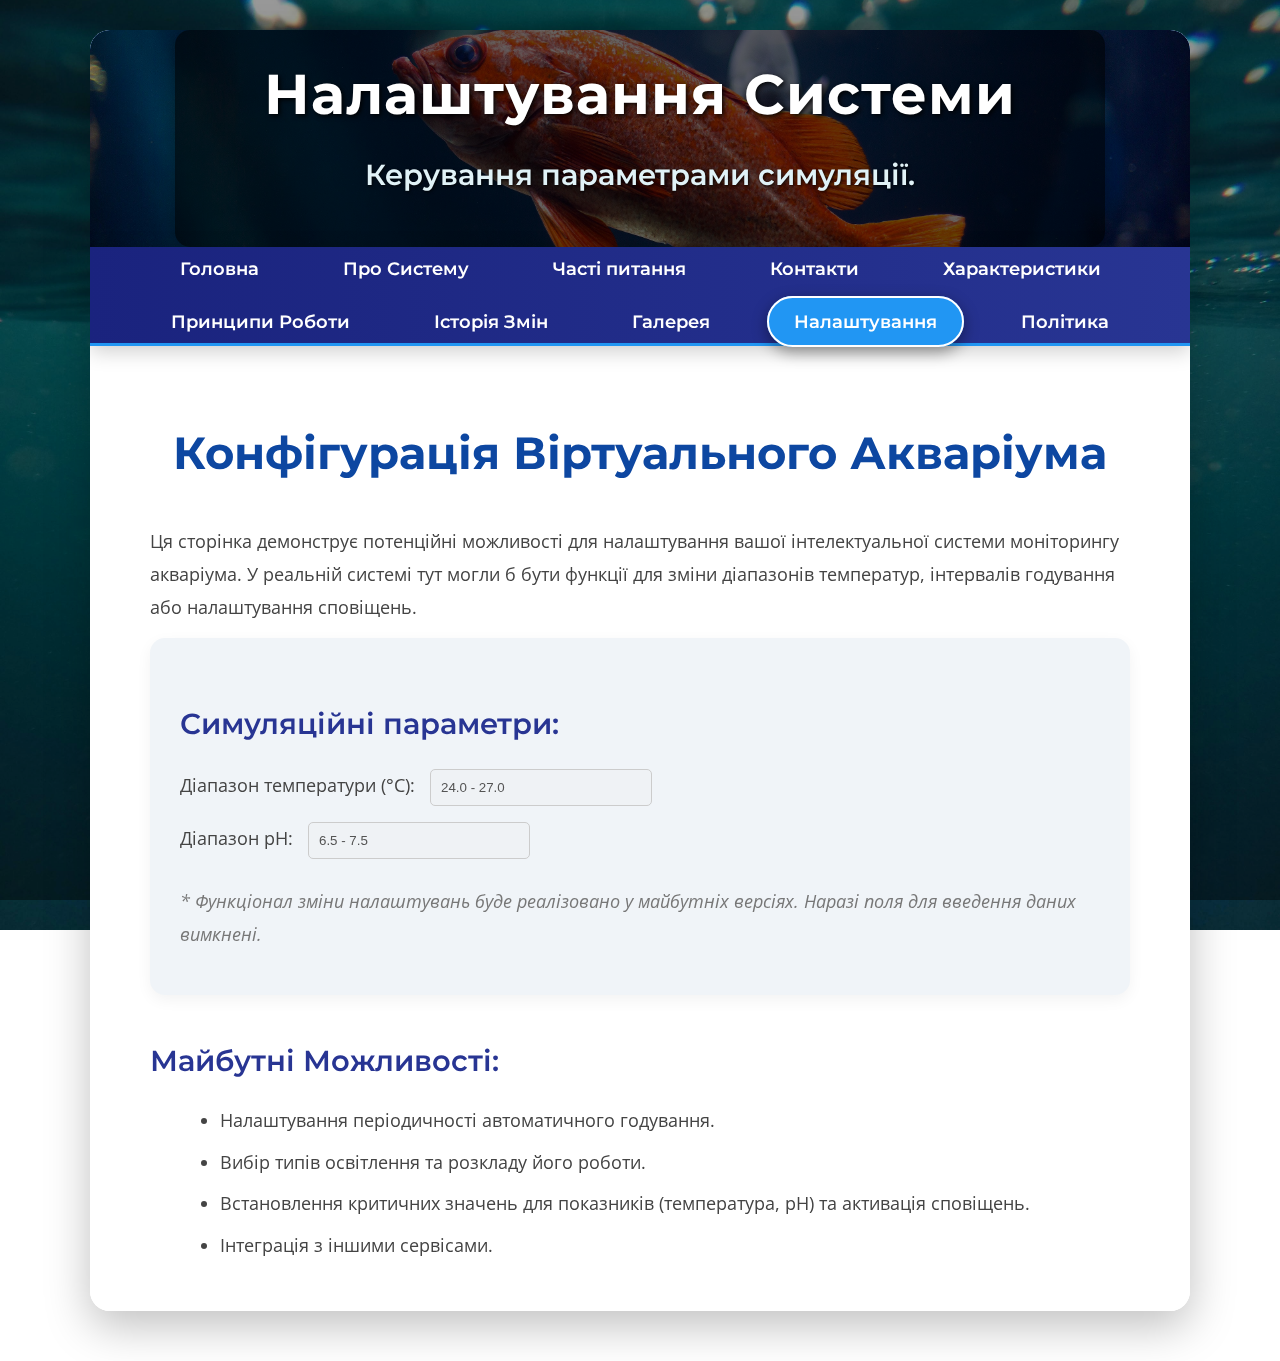
<file: settings.html>
<!DOCTYPE html>
<html lang="uk">
<head>
    <meta charset="UTF-8">
    <meta name="viewport" content="width=device-width, initial-scale=1.0">
    <title>Розумний Акваріум - Налаштування</title>
    <link rel="stylesheet" href="style.css">
    <link rel="preconnect" href="https://fonts.googleapis.com">
    <link rel="preconnect" href="https://fonts.gstatic.com" crossorigin>
    <link href="https://fonts.googleapis.com/css2?family=Montserrat:wght@400;700&family=Open+Sans:wght@400;600&display=swap" rel="stylesheet">
</head>
<body>
    <div class="container">
        <header class="main-header">
            <img src="aquarium-banner.jpg" alt="Красивий акваріум" class="header-image">
            <div class="header-content">
                <h1>Налаштування Системи</h1>
                <p class="tagline">Керування параметрами симуляції.</p>
            </div>
        </header>

        <nav class="main-nav">
            <ul>
                <li><a href="index.html">Головна</a></li>
                <li><a href="about.html">Про Систему</a></li>
                <li><a href="faq.html">Часті питання</a></li>
                <li><a href="contacts.html">Контакти</a></li>
                <li><a href="specs.html">Характеристики</a></li>
                <li><a href="how-it-works.html">Принципи Роботи</a></li>
                <li><a href="history.html">Історія Змін</a></li>
                <li><a href="gallery.html">Галерея</a></li>
                <li><a href="settings.html" class="active">Налаштування</a></li>
                <li><a href="privacy.html">Політика</a></li>
            </ul>
        </nav>

        <main class="content-page">
            <h2>Конфігурація Віртуального Акваріума</h2>
            <p>
                Ця сторінка демонструє потенційні можливості для налаштування вашої інтелектуальної системи моніторингу акваріума. У реальній системі тут могли б бути функції для зміни діапазонів температур, інтервалів годування або налаштування сповіщень.
            </p>

            <div class="settings-section" style="background-color: #f0f4f8; border-radius: 15px; padding: 30px; box-shadow: 0 5px 15px rgba(0,0,0,0.05);">
                <h3>Симуляційні параметри:</h3>
                <p>
                    <label for="temp-range">Діапазон температури (°C):</label>
                    <input type="text" id="temp-range" value="24.0 - 27.0" disabled style="padding: 10px; border-radius: 5px; border: 1px solid #ccc; width: 200px; margin-left: 10px;">
                </p>
                <p style="margin-top: 15px;">
                    <label for="ph-range">Діапазон pH:</label>
                    <input type="text" id="ph-range" value="6.5 - 7.5" disabled style="padding: 10px; border-radius: 5px; border: 1px solid #ccc; width: 200px; margin-left: 10px;">
                </p>
                <p style="margin-top: 25px; color: #777; font-style: italic;">
                    * Функціонал зміни налаштувань буде реалізовано у майбутніх версіях. Наразі поля для введення даних вимкнені.
                </p>
            </div>

            <h3 style="margin-top: 40px;">Майбутні Можливості:</h3>
            <ul>
                <li>Налаштування періодичності автоматичного годування.</li>
                <li>Вибір типів освітлення та розкладу його роботи.</li>
                <li>Встановлення критичних значень для показників (температура, pH) та активація сповіщень.</li>
                <li>Інтеграція з іншими сервісами.</li>
            </ul>
        </main>
    </div>
</body>
</html>
</file>
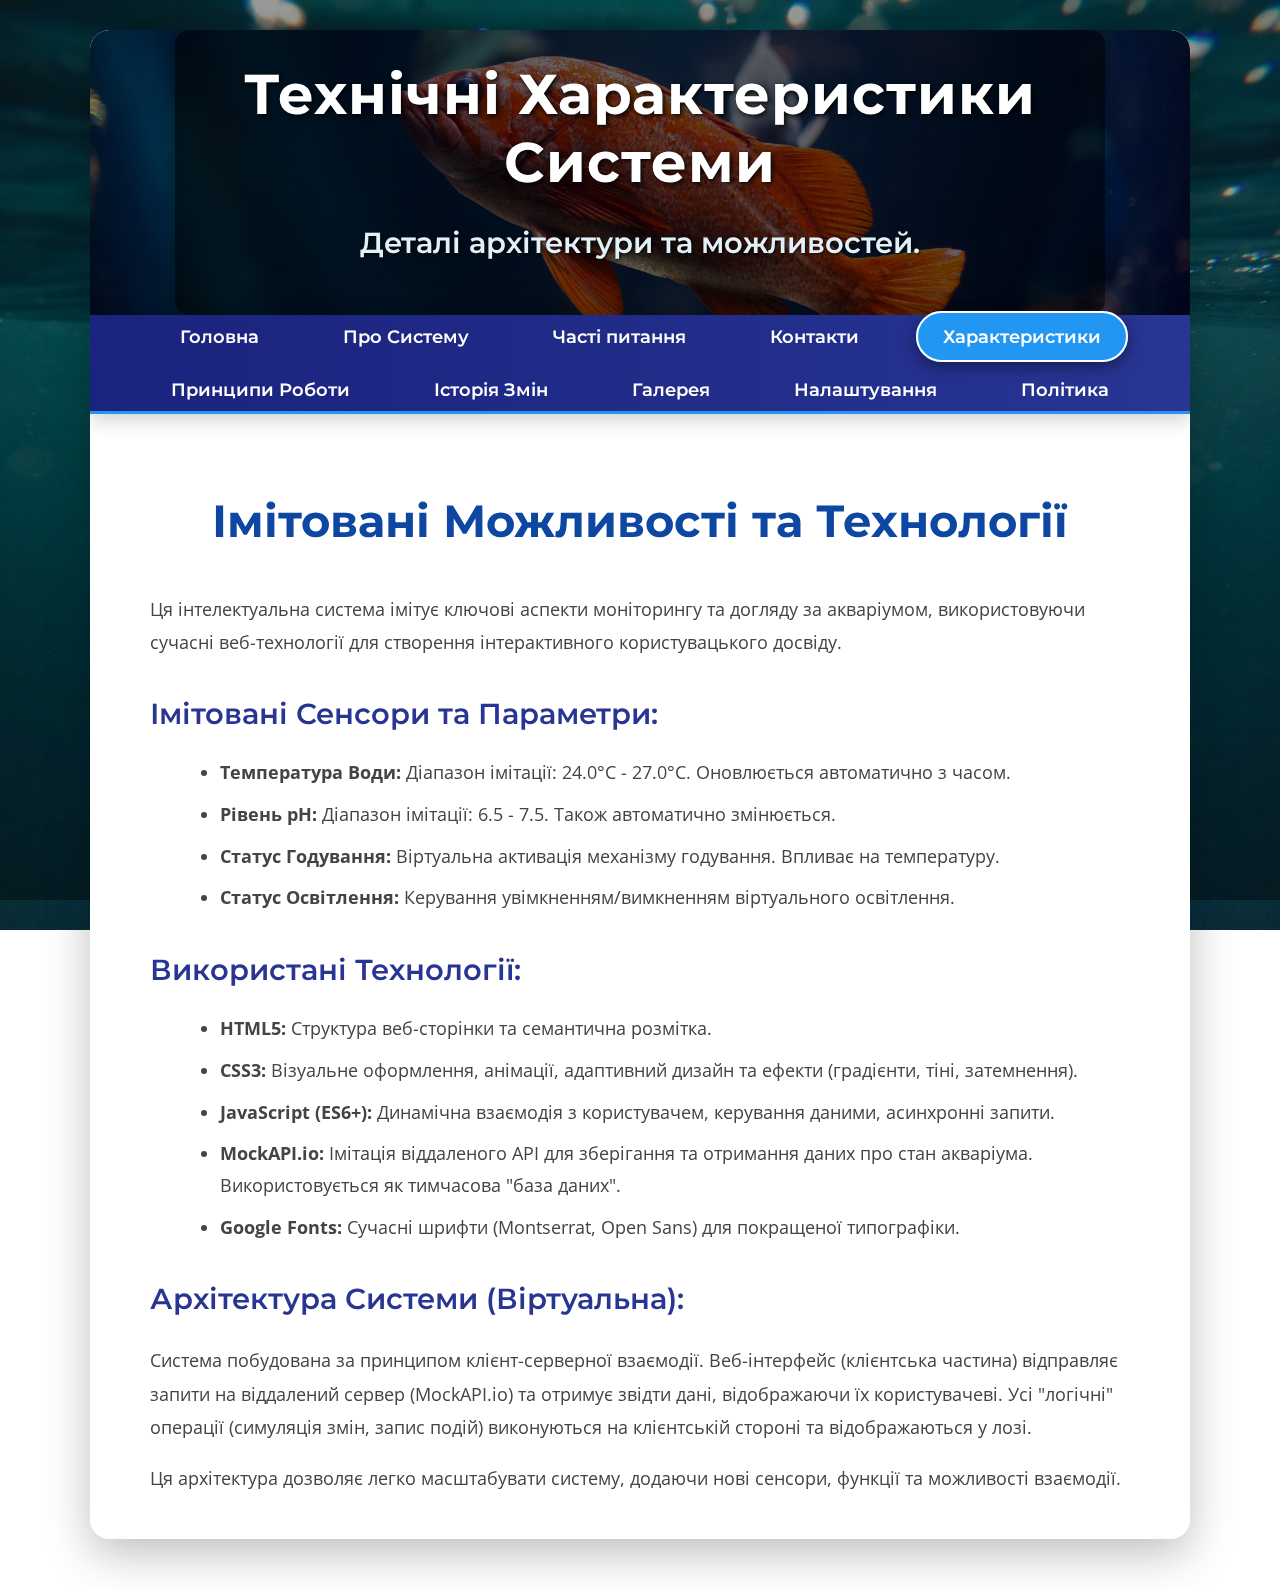
<file: specs.html>
<!DOCTYPE html>
<html lang="uk">
<head>
    <meta charset="UTF-8">
    <meta name="viewport" content="width=device-width, initial-scale=1.0">
    <title>Розумний Акваріум - Характеристики</title>
    <link rel="stylesheet" href="style.css">
    <link rel="preconnect" href="https://fonts.googleapis.com">
    <link rel="preconnect" href="https://fonts.gstatic.com" crossorigin>
    <link href="https://fonts.googleapis.com/css2?family=Montserrat:wght@400;700&family=Open+Sans:wght@400;600&display=swap" rel="stylesheet">
</head>
<body>
    <div class="container">
        <header class="main-header">
            <img src="aquarium-banner.jpg" alt="Красивий акваріум" class="header-image">
            <div class="header-content">
                <h1>Технічні Характеристики Системи</h1>
                <p class="tagline">Деталі архітектури та можливостей.</p>
            </div>
        </header>

        <nav class="main-nav">
            <ul>
                <li><a href="index.html">Головна</a></li>
                <li><a href="about.html">Про Систему</a></li>
                <li><a href="faq.html">Часті питання</a></li>
                <li><a href="contacts.html">Контакти</a></li>
                <li><a href="specs.html" class="active">Характеристики</a></li>
                <li><a href="how-it-works.html">Принципи Роботи</a></li>
                <li><a href="history.html">Історія Змін</a></li>
                <li><a href="gallery.html">Галерея</a></li>
                <li><a href="settings.html">Налаштування</a></li>
                <li><a href="privacy.html">Політика</a></li>
            </ul>
        </nav>

        <main class="content-page">
            <h2>Імітовані Можливості та Технології</h2>
            <p>
                Ця інтелектуальна система імітує ключові аспекти моніторингу та догляду за акваріумом, використовуючи сучасні веб-технології для створення інтерактивного користувацького досвіду.
            </p>

            <h3>Імітовані Сенсори та Параметри:</h3>
            <ul>
                <li><strong>Температура Води:</strong> Діапазон імітації: 24.0°C - 27.0°C. Оновлюється автоматично з часом.</li>
                <li><strong>Рівень pH:</strong> Діапазон імітації: 6.5 - 7.5. Також автоматично змінюється.</li>
                <li><strong>Статус Годування:</strong> Віртуальна активація механізму годування. Впливає на температуру.</li>
                <li><strong>Статус Освітлення:</strong> Керування увімкненням/вимкненням віртуального освітлення.</li>
            </ul>

            <h3>Використані Технології:</h3>
            <ul>
                <li><strong>HTML5:</strong> Структура веб-сторінки та семантична розмітка.</li>
                <li><strong>CSS3:</strong> Візуальне оформлення, анімації, адаптивний дизайн та ефекти (градієнти, тіні, затемнення).</li>
                <li><strong>JavaScript (ES6+):</strong> Динамічна взаємодія з користувачем, керування даними, асинхронні запити.</li>
                <li><strong>MockAPI.io:</strong> Імітація віддаленого API для зберігання та отримання даних про стан акваріума. Використовується як тимчасова "база даних".</li>
                <li><strong>Google Fonts:</strong> Сучасні шрифти (Montserrat, Open Sans) для покращеної типографіки.</li>
            </ul>

            <h3>Архітектура Системи (Віртуальна):</h3>
            <p>
                Система побудована за принципом клієнт-серверної взаємодії. Веб-інтерфейс (клієнтська частина) відправляє запити на віддалений сервер (MockAPI.io) та отримує звідти дані, відображаючи їх користувачеві. Усі "логічні" операції (симуляція змін, запис подій) виконуються на клієнтській стороні та відображаються у лозі.
            </p>
            <p>
                Ця архітектура дозволяє легко масштабувати систему, додаючи нові сенсори, функції та можливості взаємодії.
            </p>
        </main>
    </div>
</body>
</html>
</file>
<file: style.css>
@import url('https://fonts.googleapis.com/css2?family=Montserrat:wght@400;700&family=Open+Sans:wght@400;600&display=swap');

body {
    font-family: 'Open Sans', sans-serif;
    margin: 0;
    padding: 0;
    color: #333;
    display: flex;
    justify-content: center;
    align-items: flex-start;
    min-height: 100vh;
    padding-top: 30px;
    padding-bottom: 50px;
    box-sizing: border-box;
    background-image: url('background.jpg');
    background-size: cover;
    background-position: center;
    background-repeat: no-repeat;
    background-attachment: fixed;
}

body::before {
    content: "";
    position: fixed;
    top: 0;
    left: 0;
    width: 100%;
    height: 100%;
    background-color: rgba(0, 0, 0, 0.4);
    z-index: -1;
}

.container {
    background-color: rgba(255, 255, 255, 0.95);
    border-radius: 20px;
    box-shadow: 0 15px 45px rgba(0, 0, 0, 0.25);
    padding: 0;
    width: 95%;
    max-width: 1100px;
    text-align: center;
    overflow: hidden;
    position: relative;
    backdrop-filter: blur(5px);
}

.main-header {
    width: 100%;
    max-height: 60vh;
    overflow: hidden;
    border-top-left-radius: 20px;
    border-top-right-radius: 20px;
    position: relative;
    z-index: 10;
    display: flex;
    align-items: center;
    justify-content: center;
    background-color: #0d47a1;
}

.header-image {
    width: 100%;
    height: 100%;
    object-fit: cover;
    position: absolute;
    top: 0;
    left: 0;
    z-index: 1;
}

.header-content {
    position: relative;
    z-index: 2;
    color: white;
    text-align: center;
    padding: 30px 40px;
    background-color: rgba(0, 0, 0, 0.6);
    border-radius: 15px;
    width: 90%;
    max-width: 850px;
    box-shadow: 0 5px 20px rgba(0, 0, 0, 0.4);
}

h1 {
    font-family: 'Montserrat', sans-serif;
    margin-top: 0;
    margin-bottom: 18px;
    font-weight: 700;
    font-size: 3.5em;
    letter-spacing: 1px;
    text-shadow: 2px 2px 5px rgba(0, 0, 0, 0.9);
}

.tagline {
    font-family: 'Montserrat', sans-serif;
    font-size: 1.8em;
    color: #e0f2f7;
    margin-bottom: 25px;
    font-weight: 600;
    text-shadow: 1px 1px 3px rgba(0, 0, 0, 0.8);
}

.description {
    font-size: 1.3em;
    line-height: 1.7;
    color: #c9e0e7;
    max-width: 750px;
    margin: 0 auto;
    text-shadow: 1px 1px 2px rgba(0, 0, 0, 0.7);
}

.main-nav {
    background: linear-gradient(to right, #1a237e, #283593);
    padding: 10px 0;
    box-shadow: 0 5px 20px rgba(0, 0, 0, 0.2);
    position: sticky;
    top: 0;
    z-index: 100;
    border-bottom: 3px solid #2196f3;
}

.main-nav ul {
    list-style: none;
    padding: 0;
    margin: 0;
    display: flex;
    justify-content: center;
    flex-wrap: wrap;
    gap: 30px;
}

.main-nav ul li a {
    color: white;
    text-decoration: none;
    font-family: 'Montserrat', sans-serif;
    font-weight: 600;
    font-size: 1.15em;
    padding: 12px 25px;
    border-radius: 30px;
    transition: background-color 0.3s ease, transform 0.2s ease, box-shadow 0.3s ease;
    white-space: nowrap;
    background-color: transparent;
    border: 2px solid transparent;
}

.main-nav ul li a:hover {
    background-color: rgba(255, 255, 255, 0.15);
    transform: translateY(-3px) scale(1.02);
    box-shadow: 0 5px 15px rgba(0, 0, 0, 0.3);
    border-color: rgba(255, 255, 255, 0.4);
}

.main-nav ul li a.active {
    background: #2196f3;
    box-shadow: 0 5px 15px rgba(0, 0, 0, 0.4);
    transform: scale(1.05);
    border-color: white;
}


main {
    padding: 40px;
    background-color: rgba(255, 255, 255, 0.95);
    border-bottom-left-radius: 20px;
    border-bottom-right-radius: 20px;
    padding-top: 60px;
    min-height: 400px;
}

h2 {
    font-family: 'Montserrat', sans-serif;
    color: #0d47a1;
    margin-bottom: 25px;
    font-weight: 700;
    font-size: 2.5em;
}

.dashboard {
    display: flex;
    justify-content: space-around;
    flex-wrap: wrap;
    margin-bottom: 50px;
    gap: 40px;
}

.card {
    background: linear-gradient(135deg, #e3f2fd, #bbdefb);
    border-radius: 20px;
    padding: 35px;
    flex: 1;
    min-width: 300px;
    box-shadow: 0 8px 25px rgba(0, 0, 0, 0.1);
    transition: transform 0.3s ease, box-shadow 0.3s ease;
    border: 1px solid #90caf9;
}

.card:hover {
    transform: translateY(-10px);
    box-shadow: 0 15px 40px rgba(0, 0, 0, 0.2);
}

.card p {
    font-size: 3.2em;
    font-weight: 800;
    color: #0d47a1;
    margin: 15px 0 0;
}

.controls {
    margin-bottom: 60px;
    display: flex;
    justify-content: center;
    gap: 35px;
    flex-wrap: wrap;
}

button {
    background-color: #4CAF50;
    color: white;
    border: none;
    padding: 20px 40px;
    border-radius: 12px;
    font-size: 1.3em;
    cursor: pointer;
    transition: background-color 0.3s ease, transform 0.2s ease, box-shadow 0.3s ease;
    box-shadow: 0 6px 18px rgba(0, 0, 0, 0.2);
    font-weight: 700;
}

button:hover {
    background-color: #45a049;
    transform: translateY(-4px);
    box-shadow: 0 10px 25px rgba(0, 0, 0, 0.3);
}

button#lightButton {
    background-color: #ff9800;
}

button#lightButton:hover {
    background-color: #fb8c00;
}

button#lightButton.active {
    background-color: #d32f2f;
}

button#lightButton.active:hover {
    background-color: #c62828;
}

.log-section {
    background-color: #f0f4f8;
    border-radius: 20px;
    padding: 35px;
    text-align: left;
    box-shadow: 0 8px 25px rgba(0, 0, 0, 0.07);
    margin-top: 50px;
    border: 1px solid #c5e1ef;
}

.log-section h2 {
    color: #0d47a1;
    margin-bottom: 25px;
    text-align: center;
    font-size: 2.2em;
}

#logList {
    list-style-type: none;
    padding: 0;
    max-height: 350px;
    overflow-y: auto;
    border: 1px solid #bbdefb;
    border-radius: 12px;
    background-color: #ffffff;
    padding: 25px;
    box-shadow: inset 0 3px 10px rgba(0, 0, 0, 0.05);
}

#logList li {
    padding: 15px 0;
    border-bottom: 1px dashed #cfd8dc;
    color: #444;
    font-size: 1.05em;
    display: flex;
    align-items: flex-start;
}

#logList li:last-child {
    border-bottom: none;
}

#logList li::before {
    content: '→';
    color: #2196f3;
    font-weight: bold;
    display: inline-block;
    width: 1.2em;
    margin-left: -1.2em;
    margin-right: 0.8em;
    font-size: 1.2em;
}

.content-page {
    text-align: left;
    padding: 30px 60px;
    line-height: 1.8;
}

.content-page h2 {
    text-align: center;
    margin-bottom: 30px;
    color: #0d47a1;
    font-size: 2.8em;
}

.content-page h3 {
    font-family: 'Montserrat', sans-serif;
    color: #283593;
    margin-top: 30px;
    margin-bottom: 15px;
    font-weight: 600;
    font-size: 1.8em;
}

.content-page p {
    margin-bottom: 15px;
    font-size: 1.15em;
    color: #444;
}

.content-page ul {
    list-style-type: disc;
    margin-left: 30px;
    margin-bottom: 20px;
    font-size: 1.1em;
}

.content-page ul li {
    margin-bottom: 10px;
    color: #444;
}

@media (max-width: 1024px) {
    h1 { font-size: 3em; }
    .tagline { font-size: 1.6em; }
    .description { font-size: 1.1em; }
    .main-nav ul { gap: 20px; }
    .main-nav ul li a { font-size: 1.05em; padding: 10px 20px; }
    .dashboard { gap: 30px; }
    .card { min-width: 250px; padding: 30px; }
    .card p { font-size: 2.8em; }
    button { padding: 18px 30px; font-size: 1.2em; }
    .content-page { padding: 25px 40px; }
    .content-page h2 { font-size: 2.5em; }
    .content-page p { font-size: 1.05em; }
}

@media (max-width: 768px) {
    .container {
        width: 98%;
        border-radius: 15px;
    }

    .main-header {
        max-height: 50vh;
    }

    .header-content {
        padding: 20px;
    }

    h1 {
        font-size: 2.5em;
    }

    .tagline {
        font-size: 1.3em;
    }

    .description {
        font-size: 0.95em;
        padding: 0 10px;
    }

    .main-nav {
        border-radius: 0;
    }

    .main-nav ul {
        flex-direction: column;
        gap: 8px;
        padding: 10px 0;
    }

    .main-nav ul li a {
        font-size: 1em;
        padding: 10px 20px;
        width: 80%;
        max-width: 300px;
        margin: 0 auto;
    }

    main {
        padding: 20px;
        padding-top: 40px;
    }

    h2 {
        font-size: 2em;
        margin-bottom: 20px;
    }

    .dashboard {
        flex-direction: column;
        align-items: center;
        gap: 20px;
    }

    .card {
        width: 90%;
        min-width: unset;
        padding: 25px;
    }

    .card p {
        font-size: 2.5em;
    }

    .controls {
        flex-direction: column;
        gap: 15px;
    }

    button {
        width: 80%;
        max-width: 300px;
        padding: 15px 20px;
        font-size: 1.1em;
    }

    .log-section {
        padding: 20px;
    }

    #logList {
        max-height: 200px;
        padding: 15px;
    }

    #logList li {
        font-size: 0.95em;
        padding: 10px 0;
    }

    .content-page {
        padding: 20px 25px;
    }

    .content-page h2 {
        font-size: 2.2em;
    }

    .content-page h3 {
        font-size: 1.6em;
    }

    .content-page p, .content-page ul li {
        font-size: 1em;
    }
}
</file>
